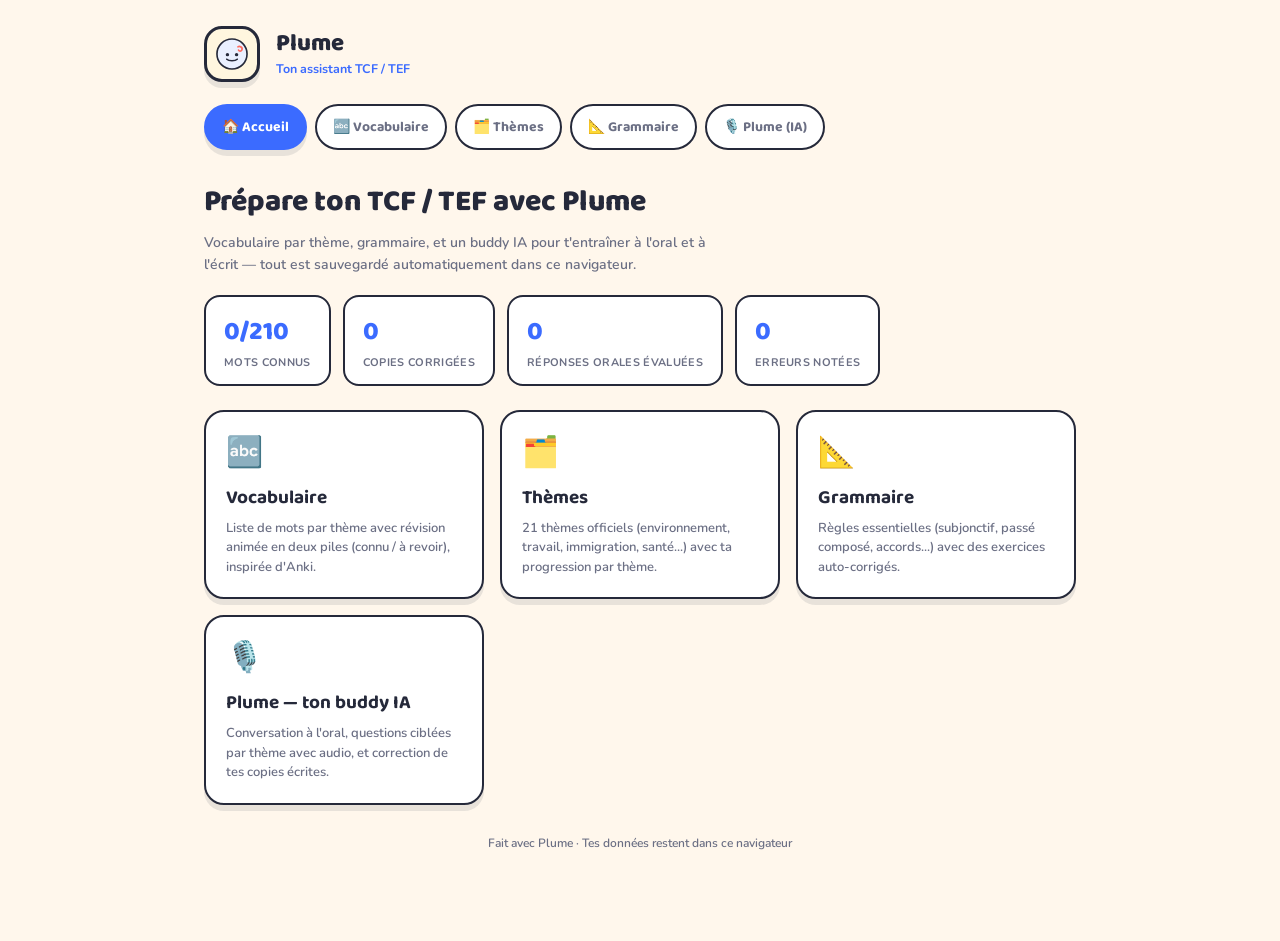
<file: index.html>
<!DOCTYPE html>
<html lang="fr">
<head>
<meta charset="UTF-8">
<title>Plume — TCF/TEF Prep</title>
<link rel="stylesheet" href="shared/styles.css">
</head>
<body>
<div class="app">
  <header class="top" id="plumeHeader"></header>
  <nav class="top-nav" id="plumeNav"></nav>
  <main>
    <h1 class="page-title">Prépare ton TCF / TEF avec Plume</h1>
    <p class="lede">Vocabulaire par thème, grammaire, et un buddy IA pour t'entraîner à l'oral et à l'écrit — tout est sauvegardé automatiquement dans ce navigateur.</p>

    <div class="stat-row" id="statsRow"></div>

    <div class="dash-grid">
      <a class="dash-card" href="vocabulary.html">
        <div class="emoji">🔤</div>
        <h3>Vocabulaire</h3>
        <p>Liste de mots par thème avec révision animée en deux piles (connu / à revoir), inspirée d'Anki.</p>
      </a>
      <a class="dash-card" href="themes/index.html">
        <div class="emoji">🗂️</div>
        <h3>Thèmes</h3>
        <p>21 thèmes officiels (environnement, travail, immigration, santé...) avec ta progression par thème.</p>
      </a>
      <a class="dash-card" href="grammar.html">
        <div class="emoji">📐</div>
        <h3>Grammaire</h3>
        <p>Règles essentielles (subjonctif, passé composé, accords...) avec des exercices auto-corrigés.</p>
      </a>
      <a class="dash-card" href="ai/speaking_coach.html">
        <div class="emoji">🎙️</div>
        <h3>Plume — ton buddy IA</h3>
        <p>Conversation à l'oral, questions ciblées par thème avec audio, et correction de tes copies écrites.</p>
      </a>
    </div>
  </main>
  <footer class="site-footer">Fait avec Plume · Tes données restent dans ce navigateur</footer>
</div>

<script src="shared/app.js"></script>
<script>
renderPlumeHeader('home', '');

function computeStats(){
  let known=0, total=0;
  fetch('data/themes.json').then(r=>r.json()).then(TOPICS=>{
    const vocabProgress = PlumeStorage.get('plume:vocab-progress', {});
    Object.entries(TOPICS).forEach(([topic, words])=>{
      words.forEach(w=>{
        total++;
        const st = vocabProgress[topic+'::'+w.w];
        if(st && st.status==='known') known++;
      });
    });
    const writingSubs = PlumeStorage.get('plume:writing-submissions', []);
    const errorLog = PlumeStorage.get('plume:error-log', []);
    const topicSpeak = PlumeStorage.get('plume:topic-speaking-history', {});
    const topicSpeakCount = Object.values(topicSpeak).reduce((a,arr)=>a+arr.length,0);

    document.getElementById('statsRow').innerHTML = `
      <div class="stat"><div class="n">${known}/${total}</div><div class="l">Mots connus</div></div>
      <div class="stat"><div class="n">${writingSubs.length}</div><div class="l">Copies corrigées</div></div>
      <div class="stat"><div class="n">${topicSpeakCount}</div><div class="l">Réponses orales évaluées</div></div>
      <div class="stat"><div class="n">${errorLog.length}</div><div class="l">Erreurs notées</div></div>
    `;
  }).catch(()=>{
    document.getElementById('statsRow').innerHTML = `<p class="empty">Ouvre ce site via GitHub Pages (ou un serveur local) pour voir tes statistiques — le chargement des données ne fonctionne pas en ouvrant le fichier directement.</p>`;
  });
}
computeStats();
</script>
</body>
</html>
</file>
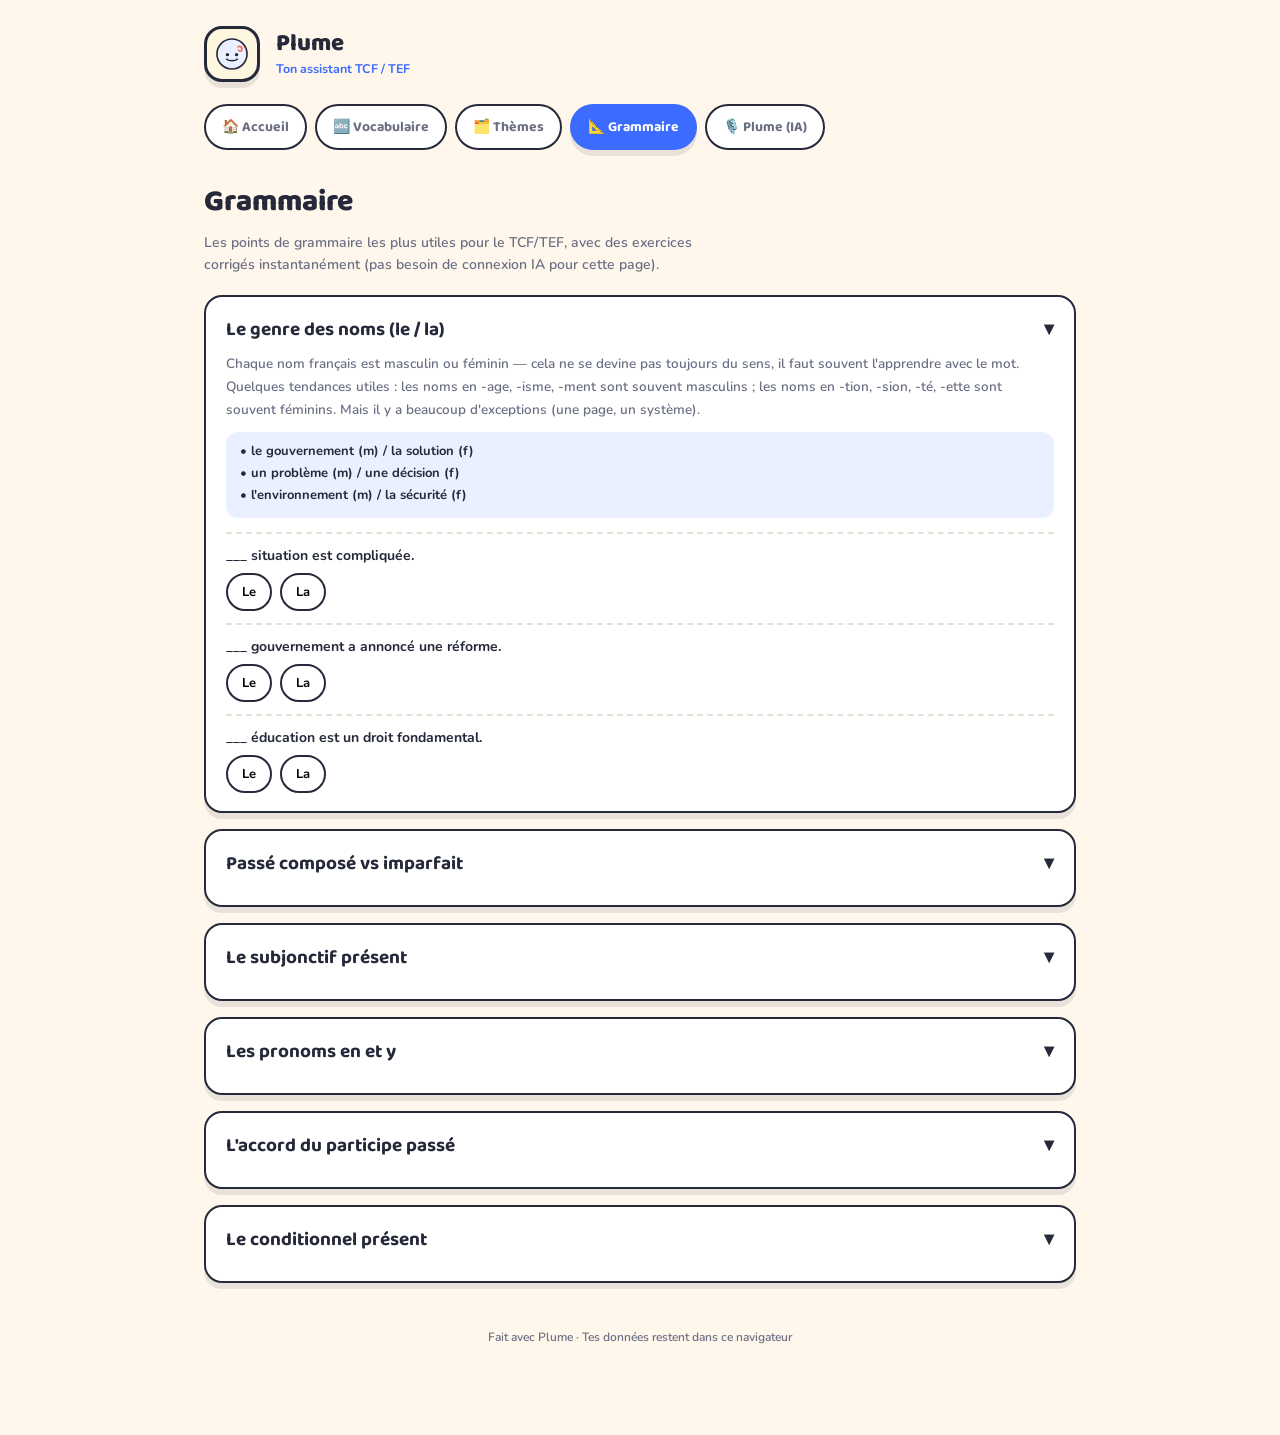
<file: grammar.html>
<!DOCTYPE html>
<html lang="fr">
<head>
<meta charset="UTF-8">
<title>Grammaire — Plume</title>
<link rel="stylesheet" href="shared/styles.css">
<style>
.gram-card{ border:2.5px solid var(--ink); border-radius:18px; padding:18px 20px; background:var(--card); box-shadow:var(--shadow); margin-bottom:16px; }
.gram-card h3{ font-family:'Baloo 2',sans-serif; font-size:19px; margin:0 0 8px; cursor:pointer; display:flex; align-items:center; justify-content:space-between; }
.gram-card .explanation{ font-size:13.5px; line-height:1.7; font-weight:600; color:var(--ink-soft); margin-bottom:10px; }
.gram-card .examples{ background:var(--blue-soft); border-radius:12px; padding:10px 14px; margin-bottom:14px; }
.gram-card .examples div{ font-size:13px; font-weight:700; margin-bottom:4px; }
.drill{ border-top:2px dashed #e5e0d3; padding-top:12px; margin-top:12px; }
.drill .q{ font-size:14px; font-weight:700; margin-bottom:8px; }
.drill .choices{ display:flex; gap:8px; flex-wrap:wrap; }
.choice-btn{ font-family:'Nunito',sans-serif; font-weight:700; font-size:13px; padding:8px 14px; border:2px solid var(--ink); border-radius:999px; cursor:pointer; background:var(--card); }
.choice-btn.correct{ background:var(--green); color:#fff; border-color:var(--green); }
.choice-btn.wrong{ background:var(--coral); color:#fff; border-color:var(--coral); }
.body-collapsed{ display:none; }
</style>
</head>
<body>
<div class="app">
  <header class="top" id="plumeHeader"></header>
  <nav class="top-nav" id="plumeNav"></nav>
  <main>
    <h1 class="page-title">Grammaire</h1>
    <p class="lede">Les points de grammaire les plus utiles pour le TCF/TEF, avec des exercices corrigés instantanément (pas besoin de connexion IA pour cette page).</p>
    <div id="loadArea"><p class="loading-line">Chargement...</p></div>
    <div id="gramList"></div>
  </main>
  <footer class="site-footer">Fait avec Plume · Tes données restent dans ce navigateur</footer>
</div>

<script src="shared/app.js"></script>
<script>
renderPlumeHeader('grammar', '');

async function init(){
  try{
    const topics = await loadJSON('data/grammar.json');
    document.getElementById('loadArea').innerHTML = '';
    const list = document.getElementById('gramList');
    list.innerHTML = topics.map((t,ti)=>`
      <div class="gram-card">
        <h3 data-idx="${ti}">${escapeHtml(t.title)} <span>▾</span></h3>
        <div class="body-collapsed" id="body-${ti}">
          <div class="explanation">${escapeHtml(t.explanation)}</div>
          <div class="examples">${t.examples.map(e=>`<div>• ${escapeHtml(e)}</div>`).join('')}</div>
          ${t.drills.map((d,di)=>`
            <div class="drill">
              <div class="q">${escapeHtml(d.q)}</div>
              <div class="choices" data-topic="${ti}" data-drill="${di}">
                ${d.choices.map(c=>`<button class="choice-btn" data-choice="${escapeHtml(c)}">${escapeHtml(c)}</button>`).join('')}
              </div>
            </div>
          `).join('')}
        </div>
      </div>
    `).join('');

    list.querySelectorAll('h3').forEach(h=>{
      h.onclick = ()=>{
        const idx = h.dataset.idx;
        const body = document.getElementById('body-'+idx);
        body.style.display = body.style.display==='block' ? 'none' : 'block';
      };
    });
    // open first by default
    const firstBody = document.getElementById('body-0');
    if(firstBody) firstBody.style.display = 'block';

    list.querySelectorAll('.choices').forEach(row=>{
      const ti = row.dataset.topic, di = row.dataset.drill;
      const answer = topics[ti].drills[di].answer;
      row.querySelectorAll('.choice-btn').forEach(btn=>{
        btn.onclick = ()=>{
          const isCorrect = btn.dataset.choice === answer;
          row.querySelectorAll('.choice-btn').forEach(b=>{ b.classList.remove('correct','wrong'); b.disabled = true; });
          btn.classList.add(isCorrect ? 'correct' : 'wrong');
          if(!isCorrect){
            const correctBtn = [...row.querySelectorAll('.choice-btn')].find(b=>b.dataset.choice===answer);
            if(correctBtn) correctBtn.classList.add('correct');
          }
        };
      });
    });
  }catch(err){
    document.getElementById('loadArea').innerHTML = `<div class="error-line">⚠️ ${escapeHtml(err.message)}</div>`;
  }
}
init();
</script>
</body>
</html>
</file>
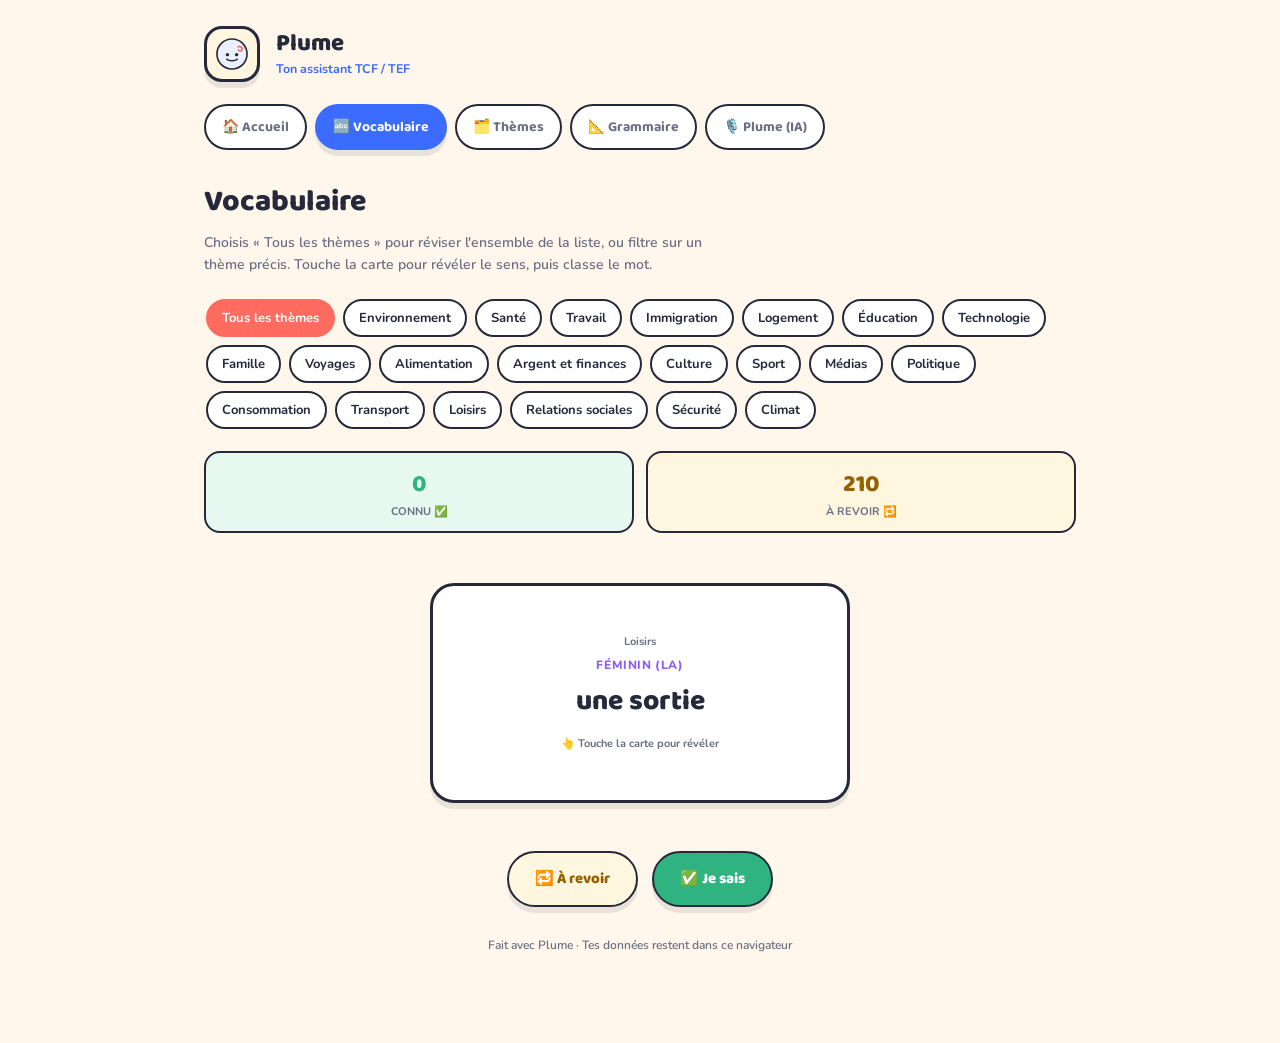
<file: vocabulary.html>
<!DOCTYPE html>
<html lang="fr">
<head>
<meta charset="UTF-8">
<title>Vocabulaire — Plume</title>
<link rel="stylesheet" href="shared/styles.css">
<style>
.bin-row{ display:flex; gap:12px; margin-bottom:20px; }
.bin{ flex:1; border:2.5px solid var(--ink); border-radius:16px; padding:12px 16px; text-align:center; }
.bin.known{ background:var(--green-soft); }
.bin.learning{ background:var(--yellow-soft); }
.bin .n{ font-family:'Baloo 2',sans-serif; font-size:24px; font-weight:800; }
.bin.known .n{ color:var(--green); }
.bin.learning .n{ color:#946200; }
.bin .l{ font-size:11px; font-weight:700; text-transform:uppercase; color:var(--ink-soft); }
.card-stage{ position:relative; min-height:280px; display:flex; align-items:center; justify-content:center; margin-bottom:18px; }
.flashcard{
  width:100%; max-width:420px; min-height:220px; background:var(--card); border:3px solid var(--ink); border-radius:24px;
  box-shadow: var(--shadow); padding:26px; display:flex; flex-direction:column; align-items:center; justify-content:center;
  text-align:center; cursor:pointer; transition: transform .28s ease, opacity .28s ease; user-select:none;
}
.flashcard.leech{ border-color:var(--coral); }
.flashcard.exit-right{ transform: translateX(140%) rotate(12deg); opacity:0; }
.flashcard.exit-left{ transform: translateX(-140%) rotate(-12deg); opacity:0; }
.flashcard .gender{ font-size:12px; font-weight:800; color:var(--purple); text-transform:uppercase; letter-spacing:0.05em; margin-bottom:6px; }
.flashcard .topic-tag{ font-size:11px; font-weight:700; color:var(--ink-soft); margin-bottom:8px; }
.flashcard .word{ font-family:'Baloo 2',sans-serif; font-size:28px; font-weight:800; }
.flashcard .leech-tag{ margin-top:8px; font-size:11px; font-weight:800; color:var(--coral); background:var(--coral-soft); padding:4px 10px; border-radius:999px; }
.flashcard .reveal{ margin-top:14px; padding-top:14px; border-top:2px dashed #e5e0d3; width:100%; }
.flashcard .en{ font-weight:800; color:var(--blue); font-size:16px; }
.flashcard .ex{ font-size:13px; font-weight:600; color:var(--ink-soft); margin-top:6px; font-style:italic; }
.flashcard .tap-hint{ font-size:11px; font-weight:700; color:var(--ink-soft); margin-top:12px; }
.swipe-row{ display:flex; gap:14px; justify-content:center; }
.swipe-btn{ font-family:'Baloo 2',sans-serif; font-weight:800; font-size:15px; padding:14px 26px; border-radius:999px; border:2.5px solid var(--ink); cursor:pointer; box-shadow: var(--shadow); }
.swipe-btn.no{ background:var(--yellow-soft); color:#946200; }
.swipe-btn.yes{ background:var(--green); color:#fff; }
.swipe-btn:active{ transform:translateY(3px); box-shadow:none; }
.session-summary{ text-align:center; padding:30px 20px; }
.session-summary .big{ font-family:'Baloo 2',sans-serif; font-size:20px; font-weight:800; margin-bottom:10px; }
</style>
</head>
<body>
<div class="app">
  <header class="top" id="plumeHeader"></header>
  <nav class="top-nav" id="plumeNav"></nav>
  <main>
    <h1 class="page-title">Vocabulaire</h1>
    <p class="lede">Choisis « Tous les thèmes » pour réviser l'ensemble de la liste, ou filtre sur un thème précis. Touche la carte pour révéler le sens, puis classe le mot.</p>
    <div class="chip-row" id="topicChips"></div>
    <div class="bin-row">
      <div class="bin known"><div class="n" id="knownCount">0</div><div class="l">Connu ✅</div></div>
      <div class="bin learning"><div class="n" id="learningCount">0</div><div class="l">À revoir 🔁</div></div>
    </div>
    <div id="loadArea"><p class="loading-line">Chargement du vocabulaire...</p></div>
    <div id="vocabStage"></div>
  </main>
  <footer class="site-footer">Fait avec Plume · Tes données restent dans ce navigateur</footer>
</div>

<script src="shared/app.js"></script>
<script>
renderPlumeHeader('vocab', '');

let TOPICS = {};
let TOPIC_NAMES = [];
let currentTopic = 'ALL';
let vocabProgress = {};
let sessionQueue = [];
let sessionKnown = 0, sessionLearning = 0;

function wordKey(topic, w){ return topic + '::' + w; }
function getWordState(topic, w){
  const k = wordKey(topic, w);
  if(!vocabProgress[k]) vocabProgress[k] = { status:'new', correctStreak:0, wrongCount:0 };
  return vocabProgress[k];
}
function saveProgress(){ PlumeStorage.set('plume:vocab-progress', vocabProgress); }

function currentWordPool(){
  if(currentTopic === 'ALL'){
    let pool = [];
    TOPIC_NAMES.forEach(t=> TOPICS[t].forEach(w=> pool.push({ topic:t, ...w })));
    return pool;
  }
  return TOPICS[currentTopic].map(w=>({ topic:currentTopic, ...w }));
}

function updateBinCounts(){
  const pool = currentWordPool();
  let known=0, learning=0;
  pool.forEach(w=>{ const st = getWordState(w.topic, w.w); if(st.status==='known') known++; else learning++; });
  document.getElementById('knownCount').textContent = known;
  document.getElementById('learningCount').textContent = learning;
}

function startSession(){
  const pool = currentWordPool();
  sessionQueue = shuffle(pool.map(w=>({ topic:w.topic, w:w.w })));
  sessionKnown = 0; sessionLearning = 0;
  updateBinCounts();
  renderStage();
}

function renderStage(){
  const stage = document.getElementById('vocabStage');
  if(sessionQueue.length===0){
    stage.innerHTML = `
      <div class="session-summary">
        <div class="big">Round terminé ! 🎉</div>
        <p class="lede" style="margin:0 auto 16px;">${sessionKnown} mot(s) déplacé(s) vers Connu, ${sessionLearning} restent à pratiquer.</p>
        <button class="btn" id="restartBtn">🔁 Refaire un round</button>
      </div>`;
    document.getElementById('restartBtn').onclick = startSession;
    return;
  }
  const cur = sessionQueue[0];
  const wd = TOPICS[cur.topic].find(x=>x.w===cur.w);
  const st = getWordState(cur.topic, cur.w);
  const isLeech = st.wrongCount >= 4;
  stage.innerHTML = `
    <div class="card-stage">
      <div class="flashcard ${isLeech?'leech':''}" id="flashcard">
        <div class="topic-tag">${escapeHtml(cur.topic)}</div>
        ${wd.g ? `<div class="gender">${wd.g==='m'?'masculin (le)':'féminin (la)'}</div>` : ''}
        <div class="word">${escapeHtml(wd.w)}</div>
        ${isLeech ? `<div class="leech-tag">Mot difficile — révision renforcée</div>` : ''}
        <div class="reveal" id="revealPart" style="display:${isLeech?'block':'none'};">
          <div class="en">${escapeHtml(wd.en)}</div>
          <div class="ex">${escapeHtml(wd.ex)}</div>
        </div>
        <div class="tap-hint" id="tapHint" style="display:${isLeech?'none':'block'};">👆 Touche la carte pour révéler</div>
      </div>
    </div>
    <div class="swipe-row">
      <button class="swipe-btn no" id="noBtn">🔁 À revoir</button>
      <button class="swipe-btn yes" id="yesBtn">✅ Je sais</button>
    </div>`;
  const card = document.getElementById('flashcard');
  card.onclick = ()=>{ document.getElementById('revealPart').style.display='block'; document.getElementById('tapHint').style.display='none'; };
  document.getElementById('yesBtn').onclick = ()=>answerCard(true);
  document.getElementById('noBtn').onclick = ()=>answerCard(false);
}

function answerCard(knew){
  const cur = sessionQueue[0];
  const st = getWordState(cur.topic, cur.w);
  document.getElementById('flashcard').classList.add(knew?'exit-right':'exit-left');
  if(knew){
    st.correctStreak = (st.correctStreak||0)+1;
    if(st.correctStreak>=2){ st.status='known'; } else { st.status='learning'; sessionQueue.push(cur); }
    sessionKnown++;
  }else{
    st.correctStreak = 0;
    st.wrongCount = (st.wrongCount||0)+1;
    st.status='learning';
    sessionQueue.push(cur);
    sessionLearning++;
  }
  saveProgress();
  setTimeout(()=>{ sessionQueue.shift(); updateBinCounts(); renderStage(); }, 260);
}

async function init(){
  vocabProgress = PlumeStorage.get('plume:vocab-progress', {});
  try{
    TOPICS = await loadJSON('data/themes.json');
    TOPIC_NAMES = Object.keys(TOPICS);
    document.getElementById('loadArea').innerHTML='';

    const params = new URLSearchParams(location.search);
    const preselect = params.get('theme');
    if(preselect && TOPIC_NAMES.includes(preselect)) currentTopic = preselect;

    const chips = document.getElementById('topicChips');
    const allNames = ['ALL', ...TOPIC_NAMES];
    chips.innerHTML = allNames.map(t=>`<div class="chip ${currentTopic===t?'active':''}" data-t="${escapeHtml(t)}">${t==='ALL'?'Tous les thèmes':t}</div>`).join('');
    chips.querySelectorAll('.chip').forEach(c=>{
      c.onclick = ()=>{ currentTopic = c.dataset.t; chips.querySelectorAll('.chip').forEach(x=>x.classList.remove('active')); c.classList.add('active'); startSession(); };
    });
    startSession();
  }catch(err){
    document.getElementById('loadArea').innerHTML = `<div class="error-line">⚠️ ${escapeHtml(err.message)} — si tu as ouvert ce fichier directement (file://), lance un petit serveur local (ex: <code>python3 -m http.server</code>) ou consulte via GitHub Pages.</div>`;
  }
}
init();
</script>
</body>
</html>
</file>
<file: shared/styles.css>
@import url('https://fonts.googleapis.com/css2?family=Baloo+2:wght@500;600;700;800&family=Nunito:wght@400;600;700;800&display=swap');

:root{
  --bg:#FFF7EC;
  --card:#FFFFFF;
  --ink:#25293A;
  --ink-soft:#6B6F84;
  --blue:#3B6BFF;
  --blue-soft:#EAF0FF;
  --coral:#FF6B5E;
  --coral-soft:#FFEDE9;
  --yellow:#FFC44D;
  --yellow-soft:#FFF6DF;
  --green:#2FB380;
  --green-soft:#E6F8F0;
  --purple:#8B5CF6;
  --purple-soft:#F1EBFF;
  --shadow: 0 6px 0 rgba(37,41,58,0.10);
}
*{box-sizing:border-box;}
html,body{margin:0;padding:0;background:var(--bg);}
body{ font-family:'Nunito', sans-serif; color:var(--ink); min-height:100vh; }
a{ color:inherit; }
.app{ max-width:920px; margin:0 auto; min-height:100vh; padding:0 0 60px; }

header.top{ display:flex; align-items:center; gap:16px; padding:26px 24px 18px; }
.avatar-wrap{ width:56px; height:56px; border-radius:18px; background:var(--yellow-soft); display:flex; align-items:center; justify-content:center; border:3px solid var(--ink); box-shadow: var(--shadow); flex-shrink:0; }
.brand-name{ font-family:'Baloo 2', sans-serif; font-weight:800; font-size:24px; color:var(--ink); line-height:1; text-decoration:none; }
.brand-tag{ font-size:12.5px; font-weight:700; color:var(--blue); margin-top:4px; }
.head-right{ margin-left:auto; display:flex; gap:8px; }
select.pill-select{ font-family:'Nunito',sans-serif; font-weight:700; font-size:13px; background:var(--card); border:2.5px solid var(--ink); border-radius:999px; padding:8px 14px; color:var(--ink); cursor:pointer; }

nav.top-nav{ display:flex; gap:8px; padding:4px 24px 20px; flex-wrap:wrap; }
.nav-link{ font-family:'Baloo 2', sans-serif; font-weight:700; font-size:14px; padding:10px 16px; cursor:pointer; background:var(--card); border:2.5px solid var(--ink); border-radius:999px; color:var(--ink-soft); text-decoration:none; display:inline-block; }
.nav-link.active{ background:var(--blue); color:#fff; border-color:var(--blue); box-shadow: var(--shadow); }

main{ padding:0 24px; min-height:55vh; }
h1.page-title{ font-family:'Baloo 2', sans-serif; font-size:30px; font-weight:800; margin:8px 0 6px; }
h2.section-title{ font-family:'Baloo 2', sans-serif; font-size:22px; font-weight:800; margin:4px 0 8px; }
p.lede{ color:var(--ink-soft); font-size:14px; line-height:1.6; margin:0 0 18px; max-width:64ch; font-weight:600;}

.chip-row{ display:flex; flex-wrap:wrap; gap:8px; margin-bottom:18px; max-height:150px; overflow-y:auto; padding:4px 2px; }
.chip{ font-family:'Nunito',sans-serif; font-weight:700; font-size:13px; padding:8px 14px; border:2.5px solid var(--ink); border-radius:999px; cursor:pointer; background:var(--card); color:var(--ink); white-space:nowrap; }
.chip.active{ background:var(--coral); color:#fff; border-color:var(--coral); }

.btn{ font-family:'Baloo 2',sans-serif; font-weight:700; font-size:14px; padding:12px 20px; border-radius:999px; border:2.5px solid var(--ink); background:var(--green); color:#fff; cursor:pointer; white-space:nowrap; box-shadow: var(--shadow); }
.btn.secondary{ background:var(--card); color:var(--ink); }
.btn.blue{ background:var(--blue); }
.btn.purple{ background:var(--purple); }
.btn.coral{ background:var(--coral); }
.btn.sm{ padding:8px 14px; font-size:12.5px; box-shadow:none; }
.btn:disabled{ opacity:0.5; cursor:default; box-shadow:none; }
.btn:active:not(:disabled){ transform:translateY(3px); box-shadow:none; }
.icon-btn{ display:inline-flex; align-items:center; gap:6px; }

textarea, input.text-in{ font-family:'Nunito',sans-serif; font-weight:600; font-size:14px; width:100%; border:2.5px solid var(--ink); border-radius:16px; background:var(--card); padding:12px 14px; resize:none; color:var(--ink); }
.composer{ display:flex; gap:8px; align-items:flex-end; }

.card{ border:2.5px solid var(--ink); border-radius:18px; padding:18px 20px; background:var(--card); box-shadow: var(--shadow); }
.card.purple-soft{ background:var(--purple-soft); }
.dash-grid{ display:grid; grid-template-columns:repeat(auto-fit, minmax(230px,1fr)); gap:16px; margin-top:10px; }
.dash-card{ border:2.5px solid var(--ink); border-radius:20px; padding:20px; background:var(--card); box-shadow: var(--shadow); text-decoration:none; color:var(--ink); display:block; transition:transform .12s ease; }
.dash-card:hover{ transform:translateY(-3px); }
.dash-card .emoji{ font-size:30px; }
.dash-card h3{ font-family:'Baloo 2',sans-serif; font-size:19px; margin:10px 0 6px; }
.dash-card p{ font-size:13px; color:var(--ink-soft); font-weight:600; line-height:1.5; margin:0; }

.stat-row{ display:flex; gap:12px; flex-wrap:wrap; margin-bottom:24px; }
.stat{ border:2.5px solid var(--ink); border-radius:16px; padding:14px 18px; min-width:110px; background:var(--card); }
.stat .n{ font-family:'Baloo 2',sans-serif; font-size:26px; font-weight:800; color:var(--blue); }
.stat .l{ font-size:11px; font-weight:700; text-transform:uppercase; letter-spacing:0.03em; color:var(--ink-soft); margin-top:2px;}

.loading-line{ font-size:13px; font-weight:700; color:var(--blue); }
.error-line{ font-size:13px; font-weight:700; color:var(--coral); background:var(--coral-soft); border:2px solid var(--coral); border-radius:12px; padding:10px 14px; margin:8px 0; }
.warn-line{ font-size:12.5px; font-weight:700; color:#946200; background:var(--yellow-soft); border:2px solid var(--yellow); border-radius:12px; padding:10px 14px; margin:8px 0; }
.empty{ color:var(--ink-soft); font-size:14px; font-weight:700; }
.reset-link{ font-size:12px; font-weight:700; color:var(--ink-soft); text-decoration:underline; cursor:pointer; background:none; border:none; font-family:'Nunito',sans-serif; padding:0;}

footer.site-footer{ padding:30px 24px; text-align:center; font-size:12px; color:var(--ink-soft); font-weight:600; }
</file>
